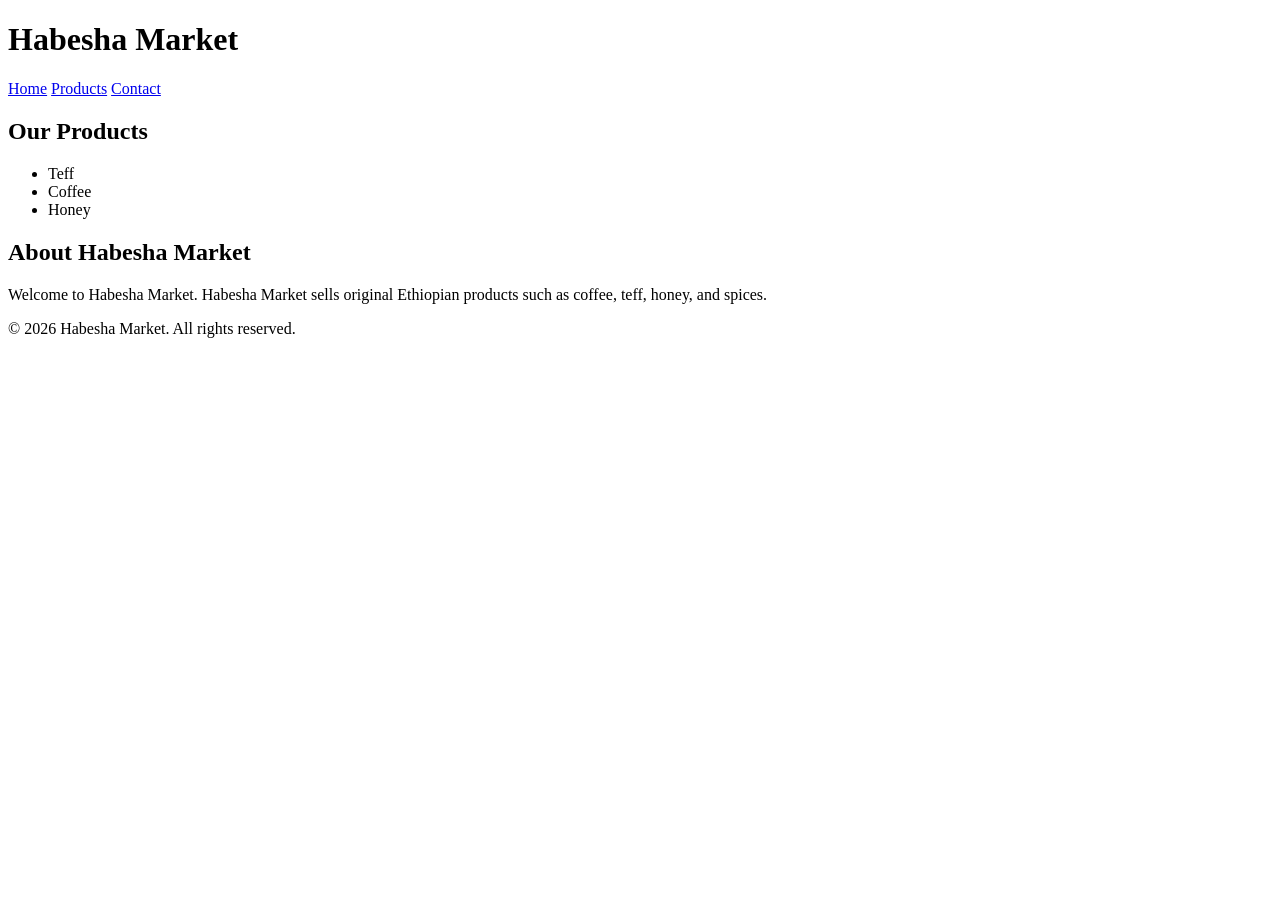
<file: MODULE02/day11/index.html>
<!DOCTYPE html>
<html lang="en">
<head>
    <meta charset="UTF-8">
    <meta name="viewport" content="width=device-width, initial-scale=1.0">
    <title>Habesh Market</title>
</head>
<body>
    <header>
        <h1>Habesha Market</h1>
        <nav>
            <a href="#">Home</a>
            <a href="#">Products</a>
            <a href="#">Contact</a>
        </nav>
    </header>
    <main>
        <section>
            <h2>Our Products</h2>
            <ul>
                <li>Teff</li>
                <li>Coffee</li>
                <li>Honey</li>
            </ul>
        </section>
        <article>
            <h2>About Habesha Market</h2>
            <p>Welcome to Habesha Market. Habesha Market sells original Ethiopian products such as coffee, teff, honey, and spices.</p>
        </article>
    </main>
    <footer>
        <p>© 2026 Habesha Market. All rights reserved.</p>
    </footer>
</body>
</html>
</file>
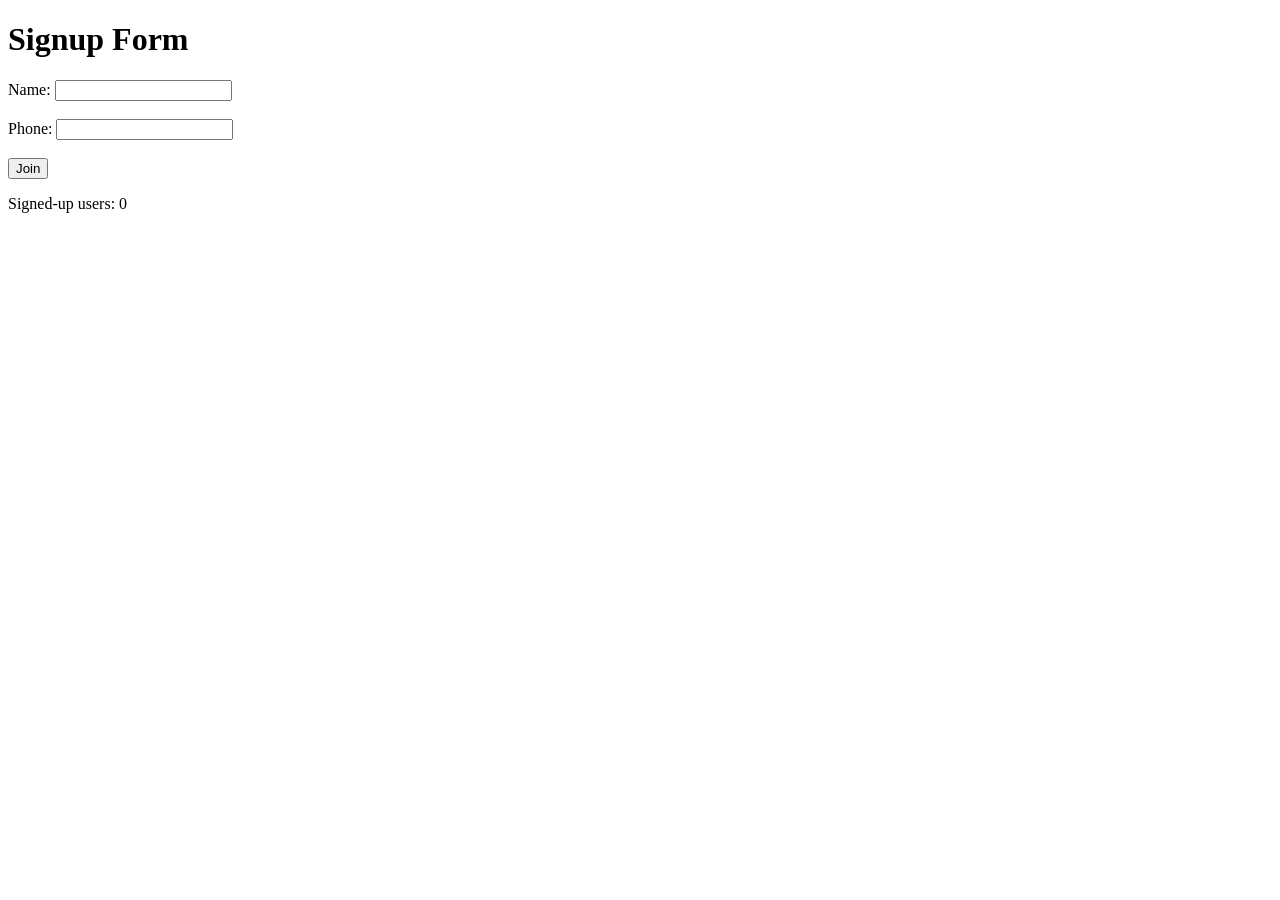
<file: MODULE02/day21/index.html>
<!DOCTYPE html>
<html lang="en">
<head>
    <meta charset="UTF-8">
    <meta name="viewport" content="width=device-width, initial-scale=1.0">
    <title>Signup Form</title>
</head>
<body>

    <h1>Signup Form</h1>

    <form id="signup">

        <label for="name">Name:</label>
        <input type="text" id="name">

        <br><br>

        <label for="phone">Phone:</label>
        <input type="text" id="phone">

        <br><br>

        <button type="submit">Join</button>

    </form>

    <p id="error"></p>

    <p id="count"></p>

    <script src="app.js"></script>

</body>
</html>
</file>
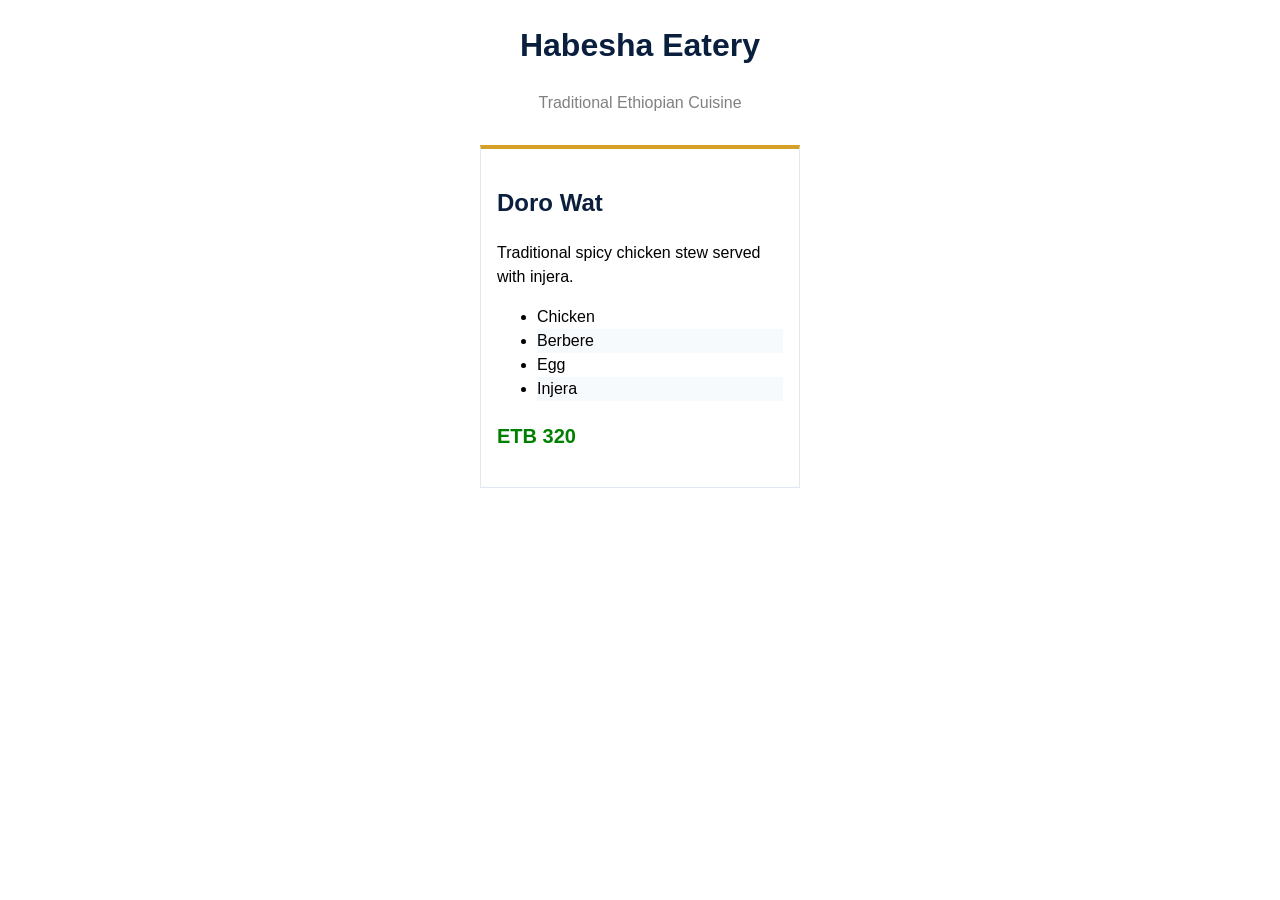
<file: MODULE02/day13/exercise/index.html>
<!DOCTYPE html>
<html lang="en">
<head>
    <meta charset="UTF-8">
    <meta name="viewport" content="width=device-width, initial-scale=1.0">
    <title>Habesha Eatery</title>
    <link rel="stylesheet" href="styles.css">
</head>

<body>

    <header>
        <h1>Habesha Eatery</h1>
        <p>Traditional Ethiopian Cuisine</p>
    </header>

    <main>

        <section class="menu-card">

            <h2>Doro Wat</h2>

            <p class="description">
                Traditional spicy chicken stew served with injera.
            </p>

            <ul class="ingredients">
                <li>Chicken</li>
                <li>Berbere</li>
                <li>Egg</li>
                <li>Injera</li>
            </ul>

            <p class="price">320</p>

        </section>

    </main>

</body>
</html>
</file>
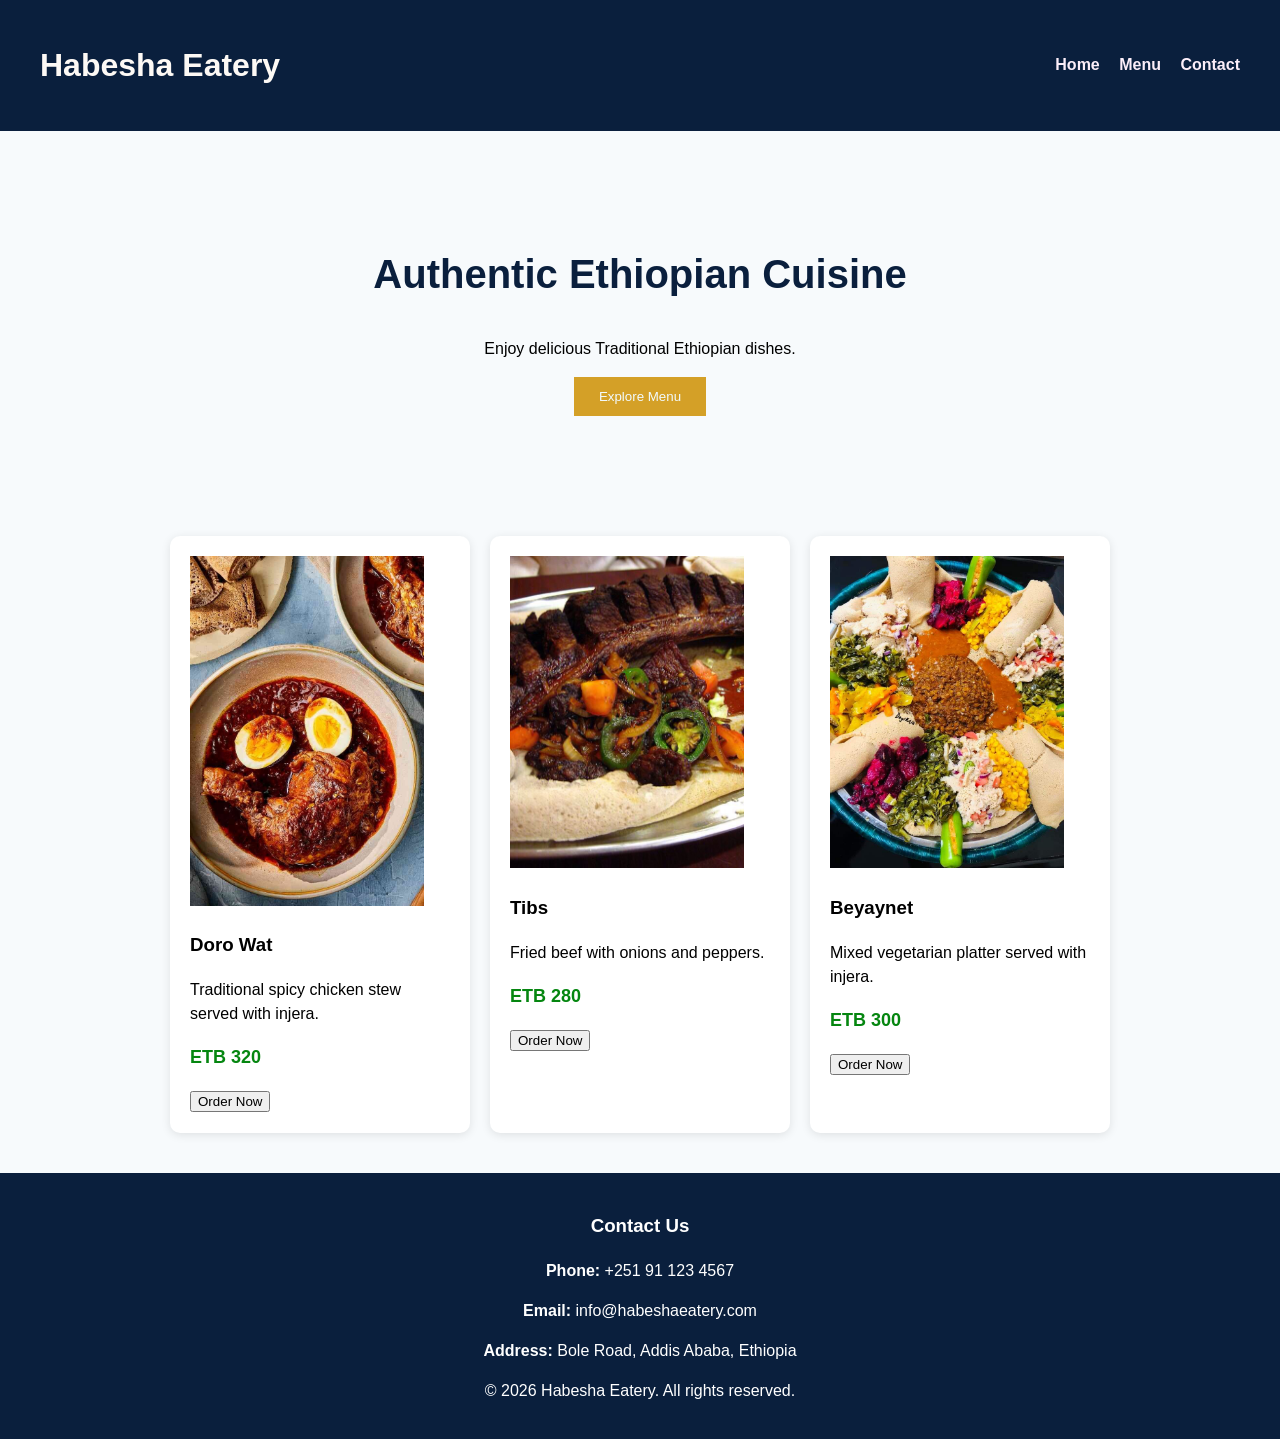
<file: MODULE02/day13/project/index.html>
<!DOCTYPE html>
<html lang="en">
<head>
    <meta charset="UTF-8">
    <meta name="viewport" content="width=device-width, initial-scale=1.0">
    <title>Habesha Eatery</title>
    <link rel="stylesheet" href="styles.css">
</head>
<body>
<header>
<h1>Habesha Eatery</h1>
<nav>
    <a href="#Home">Home</a>
    <a href="#menu">Menu</a>
    <a href="#Contant">Contact</a>
</nav>
</header>

<main>
<section class="hero" id="Home">
    <h2>Authentic Ethiopian Cuisine</h2>
    <p>
        Enjoy delicious Traditional Ethiopian dishes.
    </p>
<button>Explore Menu</button>
</section>

<section class="menu" id="menu">
    <div class="card">
        <img src="assets/doro-wat (2).jpg" alt="Doro Wat">
        <h3>Doro Wat</h3>
        <p>
        Traditional spicy chicken stew served with injera.
        </p>
        <p class="price">320</p>
        <button>Order Now</button>
    </div>
    <div class="card">
        <img src="assets/Tibs.jpg" alt="Tibs">
        <h3>Tibs</h3>
        <p>Fried beef with onions and peppers.</p>
        <p class="price">280</p>
        <button>Order Now</button>
    </div>
    <div class="card">
       <img src="assets/beyaynet.jpg" alt="Beyaynet">
       <h3>Beyaynet</h3>
       <p>Mixed vegetarian platter served with injera.</p>
       <p class="price">300</p>
       <button>Order Now</button>
    </div>
</section>
<footer>
    <div class="footer-info" id="Contant">
        <h3>Contact Us</h3>
        <p><strong>Phone:</strong> +251 91 123 4567</p>
        <p><strong>Email:</strong> info@habeshaeatery.com</p>
        <p><strong>Address:</strong> Bole Road, Addis Ababa, Ethiopia</p>
    </div>

    <p>&copy; 2026 Habesha Eatery. All rights reserved.</p>
</footer>
</file>
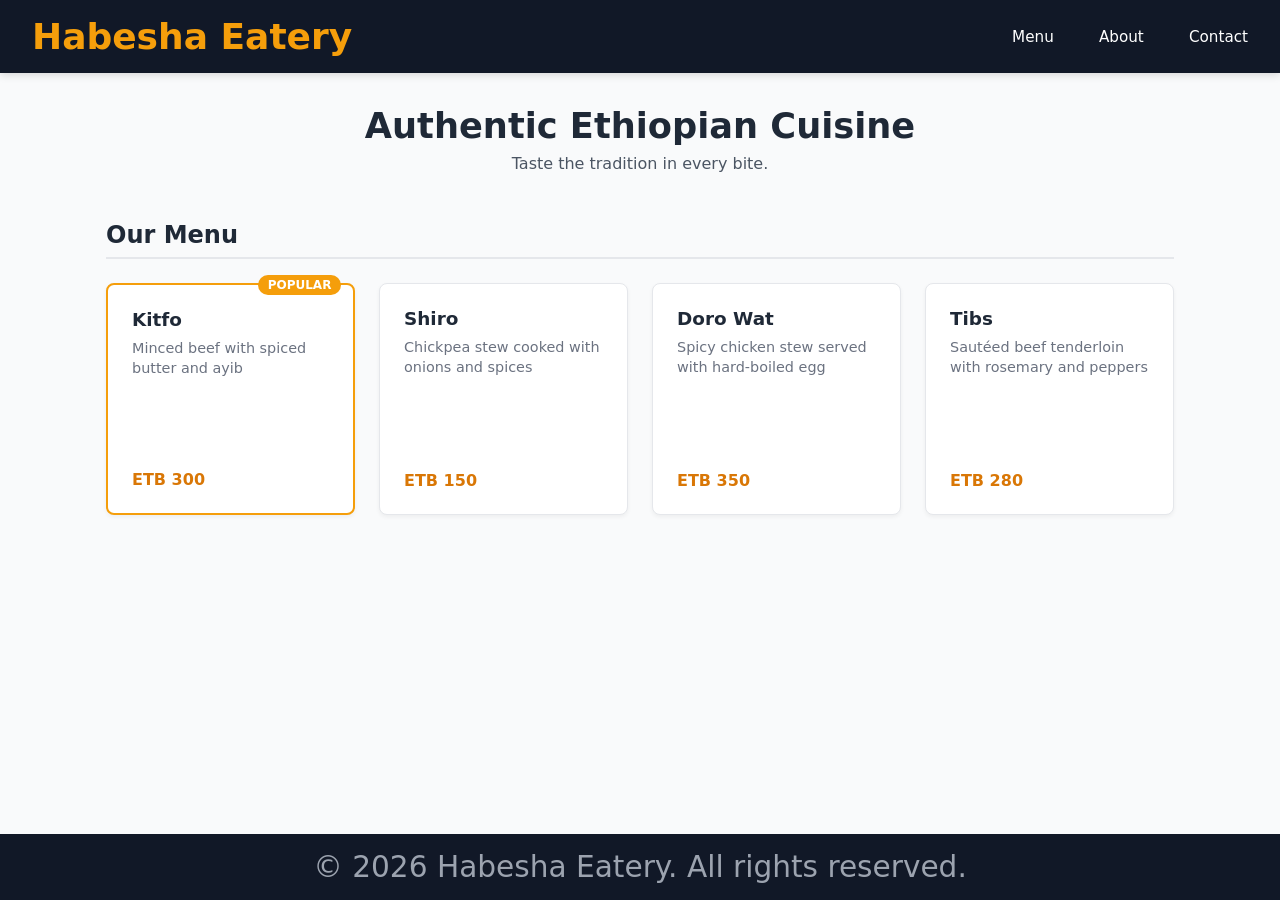
<file: MODULE02/day14/exercise/index.html>
<!DOCTYPE html>
<html lang="en">
<head>
  <meta charset="UTF-8" />
  <meta name="viewport" content="width=device-width, initial-scale=1.0" />
  <title>Habesha Eatery</title>
  <link rel="stylesheet" href="style.css" />
</head>
<body>

  <!-- Sticky Navbar -->
  <header class="navbar">
    <div class="logo">Habesha Eatery</div>
    <nav class="nav-links">
      <a href="#menu">Menu</a>
      <a href="#about">About</a>
      <a href="#contact">Contact</a>
    </nav>
  </header>

  <!-- Main Content -->
  <main class="container">
    <section class="hero">
      <h1>Authentic Ethiopian Cuisine</h1>
      <p>Taste the tradition in every bite.</p>
    </section>

    <!-- Menu Grid -->
    <section id="menu" class="menu-section">
      <h2>Our Menu</h2>
      <div class="menu-grid">

        <!-- Card 1 (Popular) -->
        <div class="card popular">
          <span class="badge">Popular</span>
          <div class="card-content">
            <h3>Kitfo</h3>
            <p>Minced beef with spiced butter and ayib</p>
          </div>
          <h4 class="price">ETB 300</h4>
        </div>

        <!-- Card 2 -->
        <div class="card">
          <div class="card-content">
            <h3>Shiro</h3>
            <p>Chickpea stew cooked with onions and spices</p>
          </div>
          <h4 class="price">ETB 150</h4>
        </div>

        <!-- Card 3 -->
        <div class="card">
          <div class="card-content">
            <h3>Doro Wat</h3>
            <p>Spicy chicken stew served with hard-boiled egg</p>
          </div>
          <h4 class="price">ETB 350</h4>
        </div>

        <!-- Card 4 -->
        <div class="card">
          <div class="card-content">
            <h3>Tibs</h3>
            <p>Sautéed beef tenderloin with rosemary and peppers</p>
          </div>
          <h4 class="price">ETB 280</h4>
        </div>

      </div>
    </section>
  </main>

  <!-- Footer -->
  <footer class="footer">
    <p>&copy; 2026 Habesha Eatery. All rights reserved.</p>
  </footer>

</body>
</html>
</file>
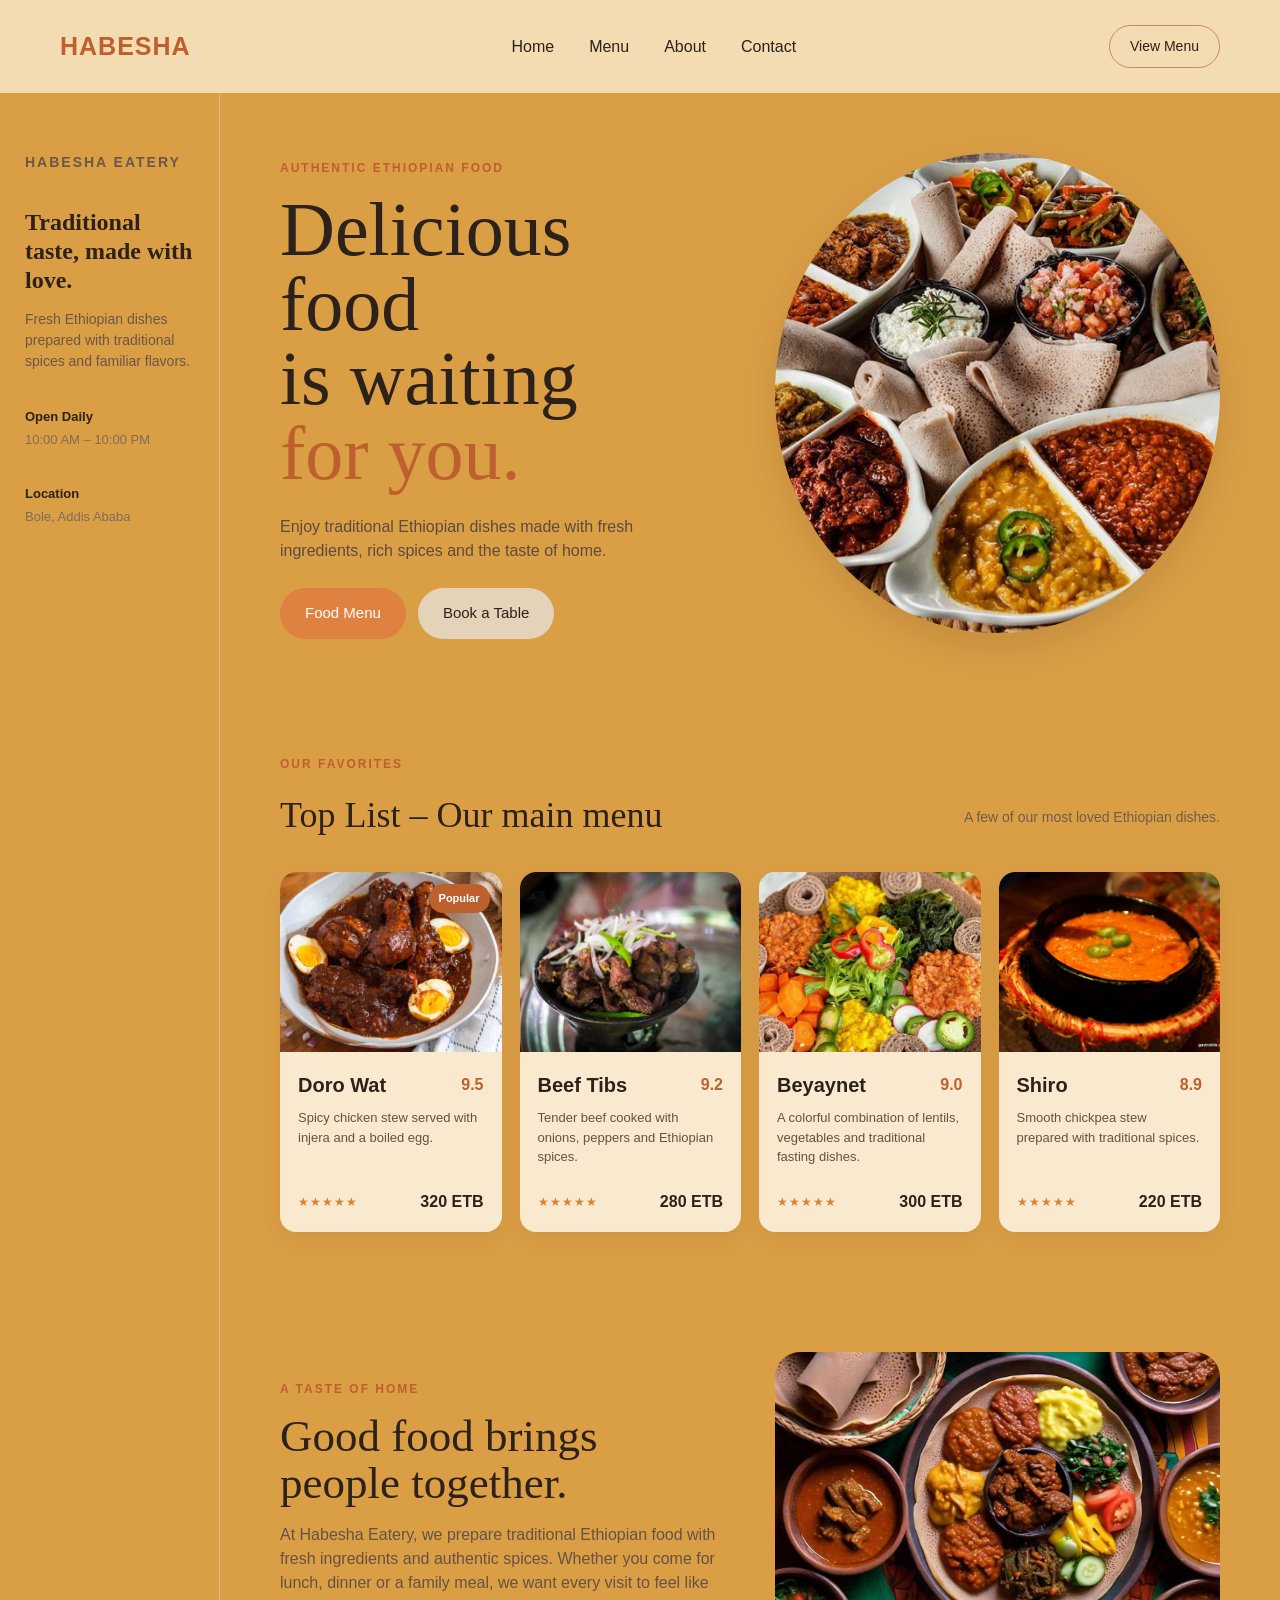
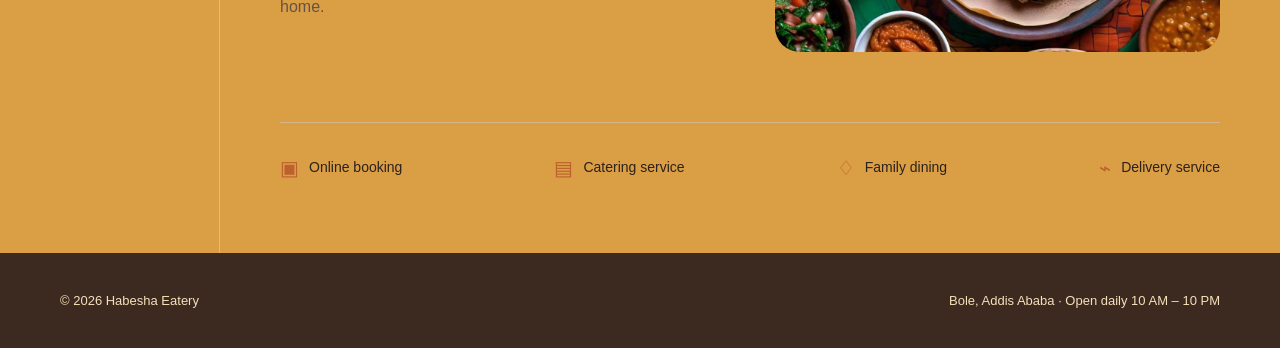
<file: MODULE02/day14/project/index.html>
<!DOCTYPE html>
<html lang="en">
<head>
  <meta charset="UTF-8">

  <meta name="viewport" content="width=device-width, initial-scale=1.0">

  <title>Habesha Eatery | Ethiopian Food</title>

  <meta
    name="description"
    content="Habesha Eatery serves delicious traditional Ethiopian food in Addis Ababa."
  >

  <link rel="stylesheet" href="style.css">
</head>

<body>

  <div class="app">

    <!-- HEADER -->
    <header class="header">

      <nav class="navbar">

        <a href="#" class="logo">HABESHA<span>.</span></a>

        <div class="nav-links">
          <a href="#home">Home</a>
          <a href="#menu">Menu</a>
          <a href="#about">About</a>
          <a href="#contact">Contact</a>
        </div>

        <a href="#menu" class="nav-button">View Menu</a>

      </nav>

    </header>


    <!-- SIDEBAR -->
    <aside class="sidebar">

      <p class="side-label">HABESHA EATERY</p>

      <h2>Traditional taste, made with love.</h2>

      <p>
        Fresh Ethiopian dishes prepared with traditional spices
        and familiar flavors.
      </p>

      <div class="side-info">
        <strong>Open Daily</strong>
        <span>10:00 AM – 10:00 PM</span>
      </div>

      <div class="side-info">
        <strong>Location</strong>
        <span>Bole, Addis Ababa</span>
      </div>

    </aside>


    <!-- MAIN -->
    <main class="main" id="home">

      <!-- HERO -->
      <section class="hero">

        <div class="hero-text">

          <p class="eyebrow">
            AUTHENTIC ETHIOPIAN FOOD
          </p>

          <h1>
            Delicious food
            <br>
            is waiting
            <br>
            <em>for you.</em>
          </h1>

          <p class="hero-description">
            Enjoy traditional Ethiopian dishes made with fresh
            ingredients, rich spices and the taste of home.
          </p>

          <div class="hero-buttons">

            <a href="#menu" class="primary-button">
              Food Menu
            </a>

            <a href="#contact" class="secondary-button">
              Book a Table
            </a>

          </div>

        </div>


        <div class="hero-image">

          <img
            src="images/hero-food.png"
            alt="Traditional Ethiopian food served on a large plate"
            width="800"
            height="600"
            loading="lazy"
          >

        </div>

      </section>


      <!-- MENU -->
      <section class="menu-section" id="menu">

        <div class="section-heading">

          <div>
            <p class="eyebrow">OUR FAVORITES</p>

            <h2>Top List – Our main menu</h2>
          </div>

          <p class="section-description">
            A few of our most loved Ethiopian dishes.
          </p>

        </div>


        <div class="cards">


          <!-- CARD 1 -->
          <article class="card popular">

            <span class="badge">Popular</span>

            <img
              src="images/doro wet.jpg"
              alt="Doro Wat served with injera"
              width="500"
              height="350"
              loading="lazy"
            >

            <div class="card-body">

              <div class="card-title">

                <h3>Doro Wat</h3>

                <span class="rating">9.5</span>

              </div>

              <p>
                Spicy chicken stew served with injera and a boiled egg.
              </p>

              <div class="card-bottom">

                <span class="stars">★★★★★</span>

                <strong>320 ETB</strong>

              </div>

            </div>

          </article>


          <!-- CARD 2 -->
          <article class="card">

            <img
              src="images/tibs.png"
              alt="Ethiopian beef tibs served with vegetables"
              width="500"
              height="350"
              loading="lazy"
            >

            <div class="card-body">

              <div class="card-title">

                <h3>Beef Tibs</h3>

                <span class="rating">9.2</span>

              </div>

              <p>
                Tender beef cooked with onions, peppers and Ethiopian spices.
              </p>

              <div class="card-bottom">

                <span class="stars">★★★★★</span>

                <strong>280 ETB</strong>

              </div>

            </div>

          </article>


          <!-- CARD 3 -->
          <article class="card">

            <img
              src="images/beyayent.png"
              alt="Colorful Ethiopian vegetarian platter with injera"
              width="500"
              height="350"
              loading="lazy"
            >

            <div class="card-body">

              <div class="card-title">

                <h3>Beyaynet</h3>

                <span class="rating">9.0</span>

              </div>

              <p>
                A colorful combination of lentils, vegetables and
                traditional fasting dishes.
              </p>

              <div class="card-bottom">

                <span class="stars">★★★★★</span>

                <strong>300 ETB</strong>

              </div>

            </div>

          </article>


          <!-- CARD 4 -->
          <article class="card">

            <img
              src="images/shiro.png"
              alt="Traditional Ethiopian shiro stew"
              width="500"
              height="350"
              loading="lazy"
            >

            <div class="card-body">

              <div class="card-title">

                <h3>Shiro</h3>

                <span class="rating">8.9</span>

              </div>

              <p>
                Smooth chickpea stew prepared with traditional spices.
              </p>

              <div class="card-bottom">

                <span class="stars">★★★★★</span>

                <strong>220 ETB</strong>

              </div>

            </div>

          </article>

        </div>

      </section>


      <!-- FEATURE SECTION -->
      <section class="feature" id="about">

        <div class="feature-text">

          <p class="eyebrow">A TASTE OF HOME</p>

          <h2>
            Good food brings
            <br>
            people together.
          </h2>

          <p>
            At Habesha Eatery, we prepare traditional Ethiopian food
            with fresh ingredients and authentic spices. Whether you
            come for lunch, dinner or a family meal, we want every
            visit to feel like home.
          </p>

        </div>


        <div class="feature-image">

          <img
            src="images/ethopian food.png"
            alt="Ethiopian injera served with traditional food"
            width="600"
            height="400"
            loading="lazy"
          >

        </div>

      </section>


      <!-- SERVICES -->
      <section class="services">

        <div class="service">
          <span class="service-icon">▣</span>
          <span>Online booking</span>
        </div>

        <div class="service">
          <span class="service-icon">▤</span>
          <span>Catering service</span>
        </div>

        <div class="service">
          <span class="service-icon">♢</span>
          <span>Family dining</span>
        </div>

        <div class="service">
          <span class="service-icon">⌁</span>
          <span>Delivery service</span>
        </div>

      </section>

    </main>


    <!-- FOOTER -->
    <footer class="footer" id="contact">

      <p>© 2026 Habesha Eatery</p>

      <p>Bole, Addis Ababa · Open daily 10 AM – 10 PM</p>

    </footer>

  </div>

</body>
</html>
</file>
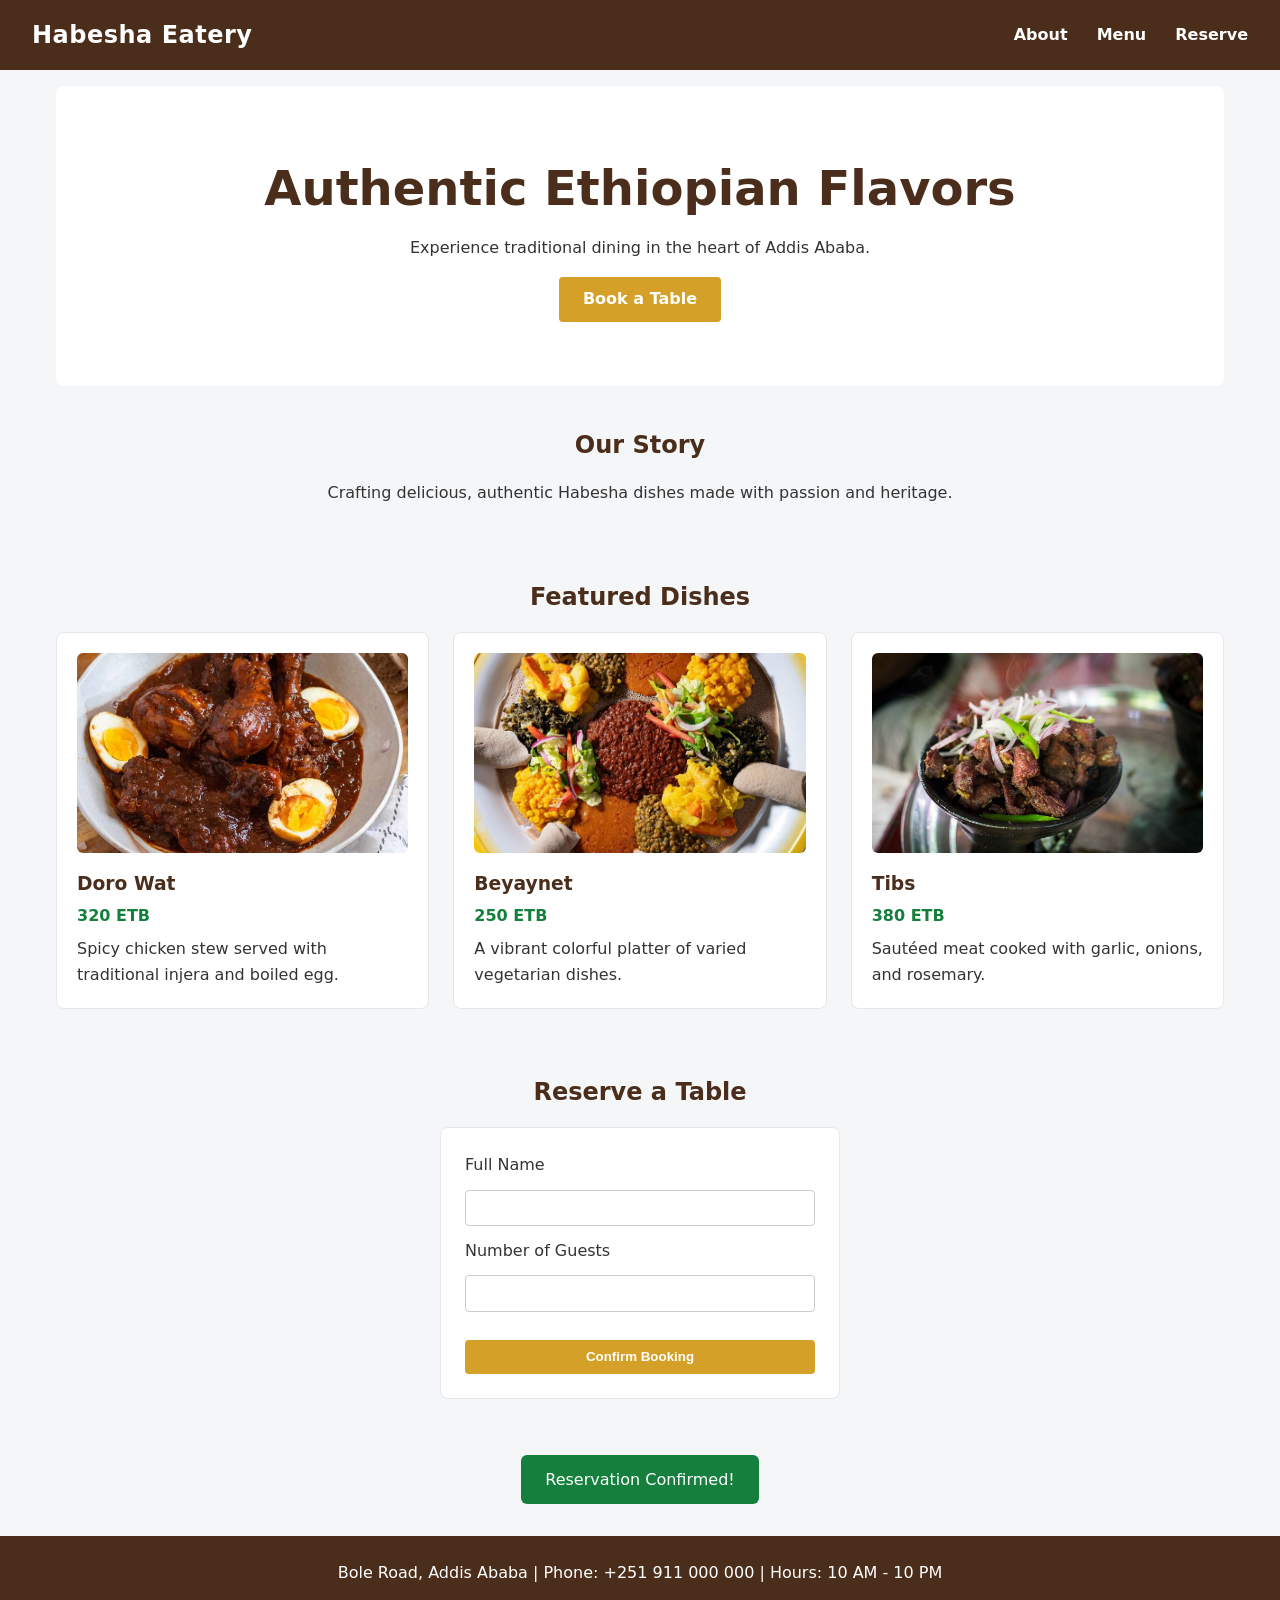
<file: MODULE02/day15/project/index.html>
<!DOCTYPE html>
<html lang="en">
<head>
  <meta charset="UTF-8">
  
  <meta name="viewport" content="width=device-width, initial-scale=1.0">
  <title>Habesha Eatery</title>
  <link rel="stylesheet" href="style.css">
</head>
<body>
  <header class="navbar">
    <div class="logo">Habesha Eatery</div>
    <nav class="nav-links">
      <a href="#about">About</a>
      <a href="#menu">Menu</a>
      <a href="#reserve">Reserve</a>
    </nav>
  </header>

  
  <main class="container">
    
   
    <section class="hero">
      <h1 class="hero-title">Authentic Ethiopian Flavors</h1>
      <p>Experience traditional dining in the heart of Addis Ababa.</p>
      <a href="#reserve" class="btn">Book a Table</a>
    </section>

    
    <section id="about" class="about">
      <h2>Our Story</h2>
      <p>Crafting delicious, authentic Habesha dishes made with passion and heritage.</p>
    </section>

    
    <section id="menu" class="menu-container">
      <h2>Featured Dishes</h2>
      <div class="menu-grid">
        <article class="menu-card">
          <img src="image/doro wet (2).jpg" alt="Doro Wat">
          <h3>Doro Wat</h3>
          <p class="price">320 ETB</p>    
          <p>Spicy chicken stew served with traditional injera and boiled egg.</p>
        </article>

        <article class="menu-card">
          <img src="image/beyaynet.jpg" alt="Beyaynet">
          <h3>Beyaynet</h3>
          <p class="price">250 ETB</p>
          <p>A vibrant colorful platter of varied vegetarian dishes.</p>
        </article>

        <article class="menu-card">
          <img src="image/tibs.png" alt="Tibs">
          <h3>Tibs</h3>
          <p class="price">380 ETB</p>
          <p>Sautéed meat cooked with garlic, onions, and rosemary.</p>
        </article>
      </div>
    </section>

    
    <section id="reserve" class="reservation">
      <h2>Reserve a Table</h2>
      <form class="reservation-form">
        <label for="name">Full Name</label>
        <input type="text" id="name" name="name" required>

        <label for="guests">Number of Guests</label>
        <input type="number" id="guests" name="guests" min="1" max="10" required>

        <button type="submit" class="btn">Confirm Booking</button>
      </form>
    </section>

    
    <div class="toast">Reservation Confirmed!</div>
  </main>

 
  <footer>
    <p>Bole Road, Addis Ababa | Phone: +251 911 000 000 | Hours: 10 AM - 10 PM</p>
  </footer>

</body>
</html>
</file>
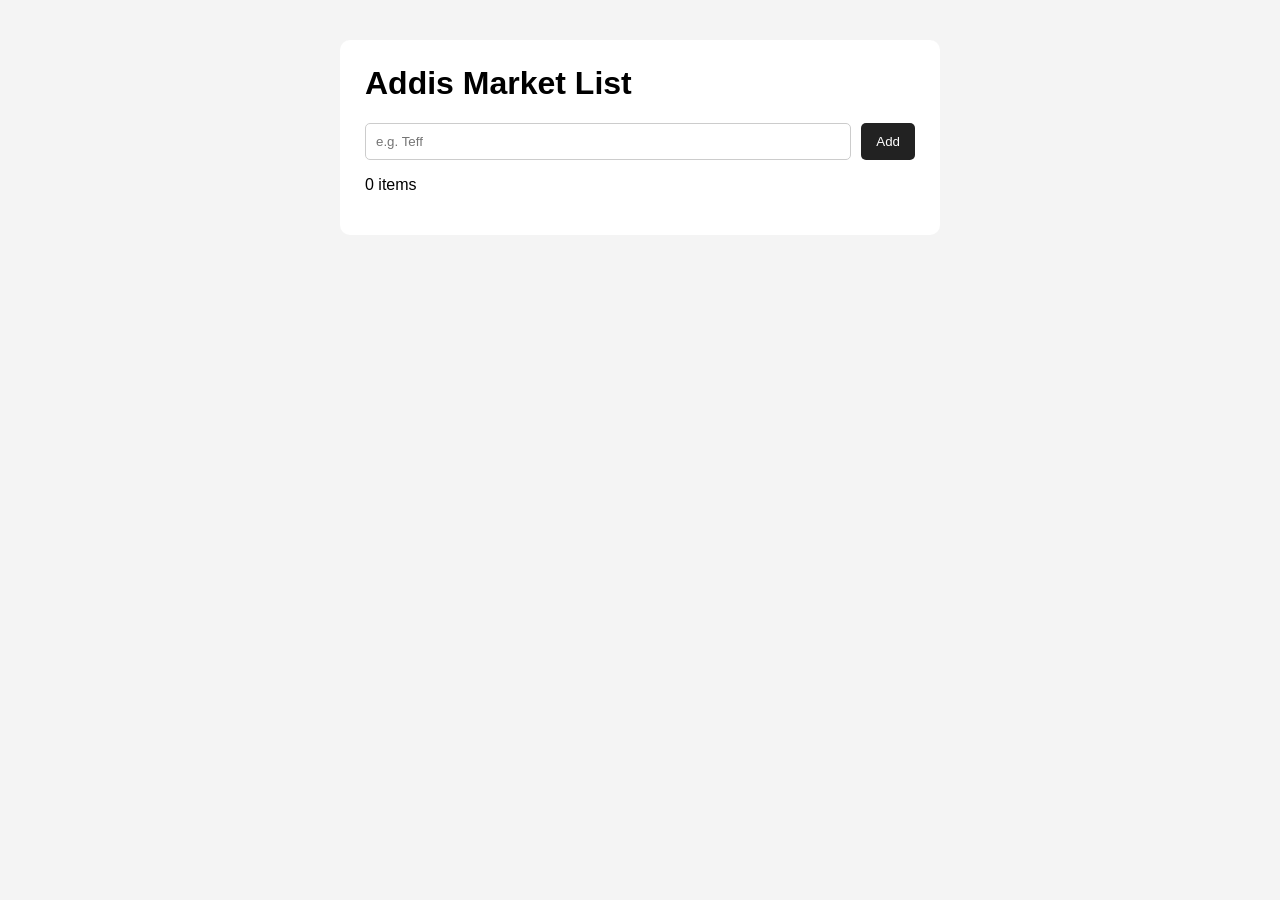
<file: MODULE02/day19/Addis market/index.html>
<!DOCTYPE html>
<html lang="en">
<head>
    <meta charset="UTF-8">
    <meta name="viewport" content="width=device-width, initial-scale=1.0">
    <title>Addis Market List</title>
    <link rel="stylesheet" href="styles.css">
</head>
<body>
    <main class="container">
        <h1>Addis Market List</h1>

        <form id="add-form">
            <input id="name" type="text" placeholder="e.g. Teff">
            <button type="submit">Add</button>
        </form>

        <p id="count">0 items</p>

        <ul id="list"></ul>
    </main>

    <script src="app.js"></script>
</body>
</html>
</file>
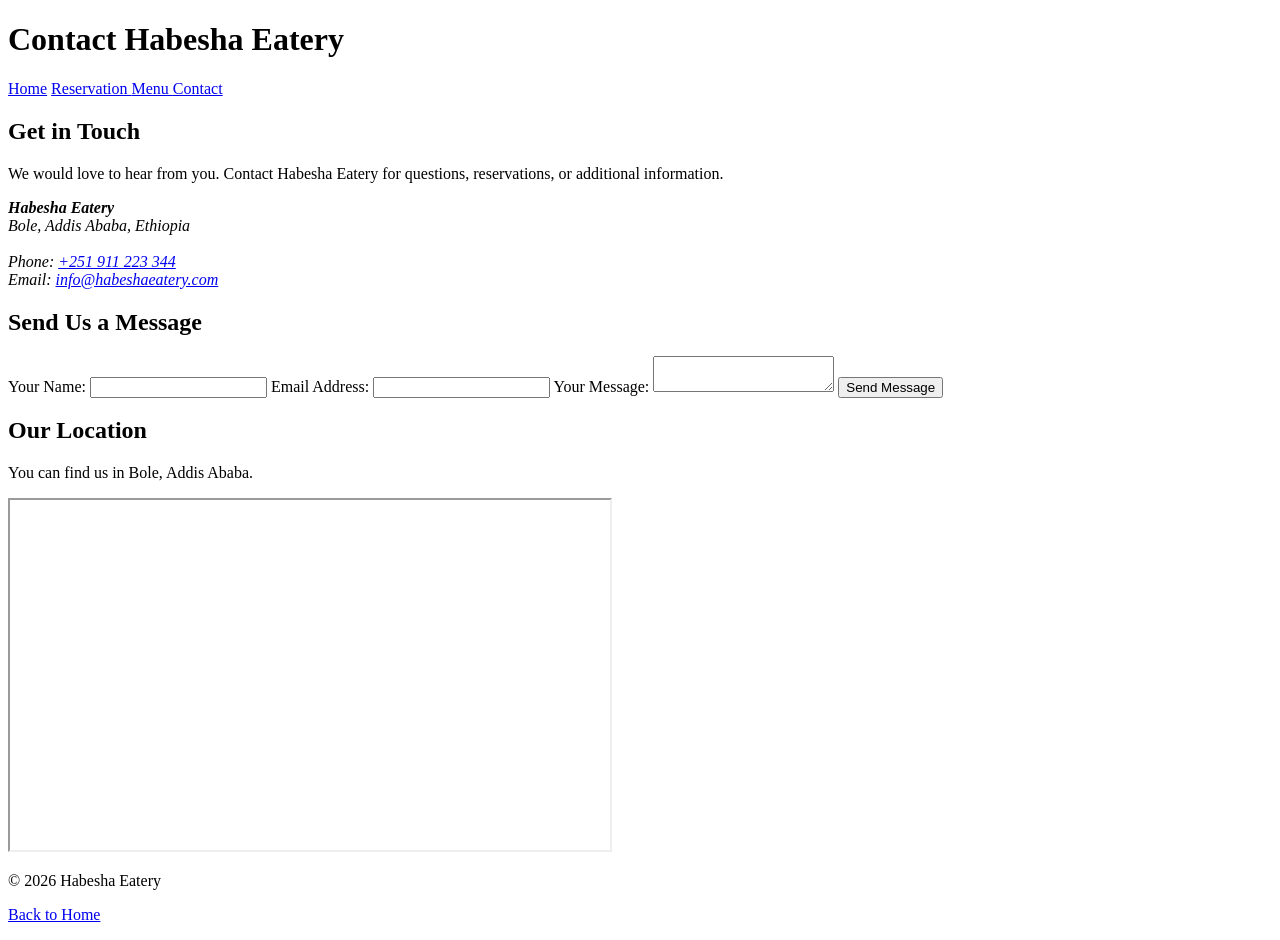
<file: MODULE02/day12/contact.html>
<!DOCTYPE html>
<html lang="en">

<head>

    <meta charset="UTF-8">

    <meta name="viewport" content="width=device-width, initial-scale=1.0">

    <title>Contact Habesha Eatery</title>

    <meta
        name="description"
        content="Contact Habesha Eatery in Addis Ababa for reservations, questions, and restaurant information."
    >


</head>


<body>


    <!-- ================= HEADER ================= -->

    <header>

        <h1>Contact Habesha Eatery</h1>

        <nav aria-label="Contact page navigation">

            <a href="index.html">Home</a>

            <a href="index.html#reservation">
                Reservation
            </a>

            <a href="index.html#menu">
                Menu
            </a>

            <a href="contact.html">
                Contact
            </a>

        </nav>

    </header>


    <!-- ================= MAIN ================= -->

    <main>


        <!-- CONTACT INFORMATION -->

       <section>

            <h2>Get in Touch</h2>

            <p>
                We would love to hear from you. Contact Habesha Eatery
                for questions, reservations, or additional information.
            </p>


            <address>

                <strong>Habesha Eatery</strong><br>

                Bole, Addis Ababa, Ethiopia<br><br>

                Phone:
                <a href="tel:+251911223344">
                    +251 911 223 344
                </a>

                <br>

                Email:
                <a href="mailto:info@habeshaeatery.com">
                    info@habeshaeatery.com
                </a>

            </address>

        </section>


        <!-- CONTACT FORM -->

        <section>

            <h2>Send Us a Message</h2>

            <form action="/contact" method="post">

            <label for="contact-name">
                    Your Name:
                </label>

                <input
                    type="text"
                    id="contact-name"
                    name="name"
                    required
                >


                <label for="contact-email">
                    Email Address:
                </label>

                <input
                    type="email"
                    id="contact-email"
                    name="email"
                    required
                >


                <label for="message">
                    Your Message:
                </label>

                <textarea
                    id="message"
                    name="message"
                    required
                ></textarea>


                <button type="submit">
                    Send Message
                </button>

            </form>

        </section>


        <!-- LOCATION -->

        <section>

            <h2>Our Location</h2>

            <p>
                You can find us in Bole, Addis Ababa.
            </p>

            <iframe
                src="https://www.google.com/maps?q=Bole%20Addis%20Ababa&output=embed"
                title="Map showing Habesha Eatery location in Bole, Addis Ababa"
                loading="lazy"
                width="600"
                height="350"
            ></iframe>

        </section>

    </main>


    <!-- ================= FOOTER ================= -->

    <footer>

        <p>
            &copy; 2026 Habesha Eatery
        </p>

        <p>
            <a href="index.html">
                Back to Home
            </a>
        </p>

    </footer>


</body>
</html>
</file>
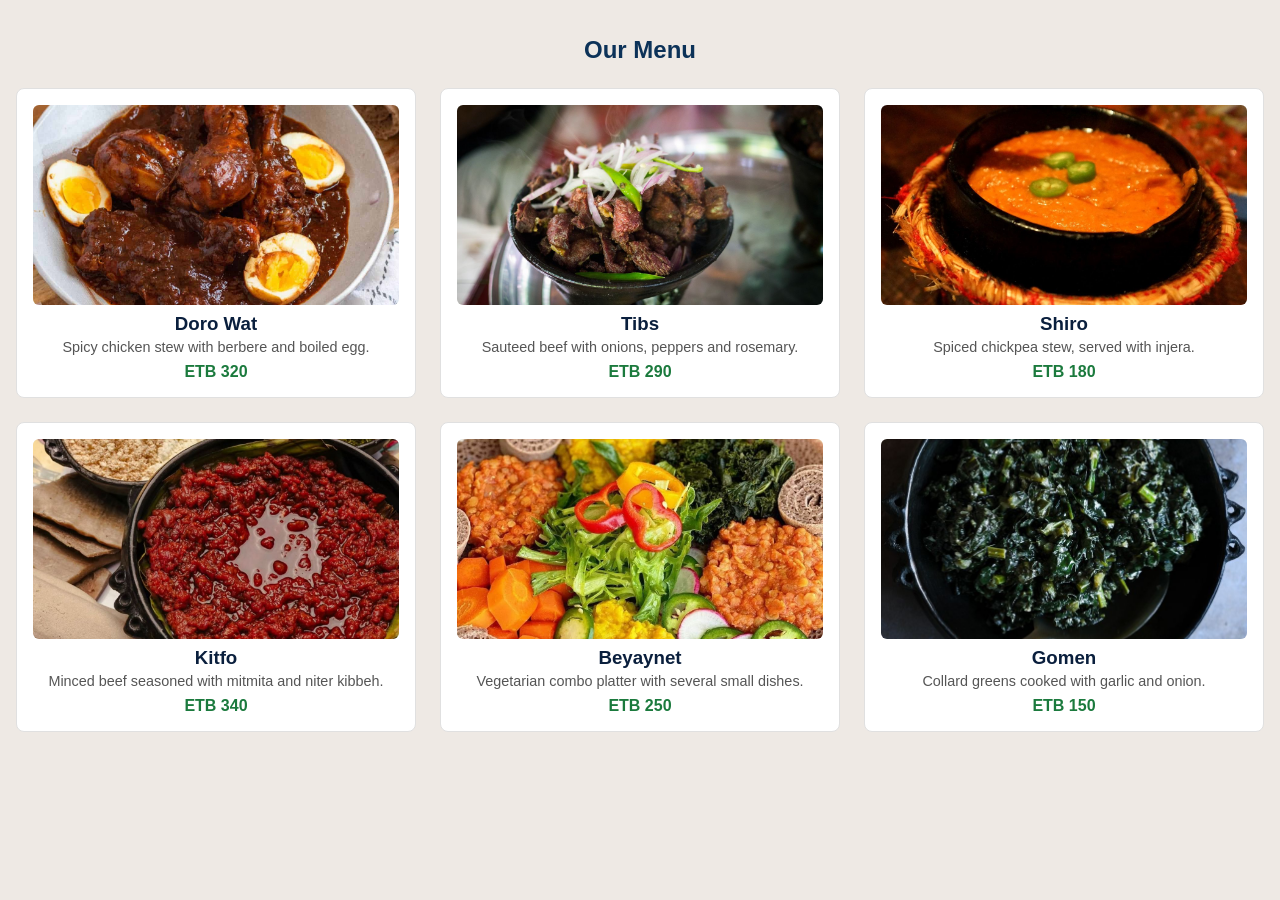
<file: MODULE02/day15/exercise/menu.html>
<!DOCTYPE html>
<html lang="en">
<head>
  <meta charset="UTF-8">
  <meta name="viewport" content="width=device-width, initial-scale=1">
  <title>Habesha Eatery — Menu</title>
  <link rel="stylesheet" href="menu.css">
</head>
<body>

  <section class="menu">
    <h2 class="menu-title">Our Menu</h2>

    <div class="menu-grid">

      <div class="card">
        <img src="Image/doro wet (2).jpg" alt="Doro Wat">
        <h3>Doro Wat</h3>
        <p class="desc">Spicy chicken stew with berbere and boiled egg.</p>
        <p class="price">ETB 320</p>
      </div>

      <div class="card">
        <img src="Image/tibs (2).png" alt="Tibs"
              width="500"
              height="350"
              loading="lazy">
        <h3>Tibs</h3>
        <p class="desc">Sauteed beef with onions, peppers and rosemary.</p>
        <p class="price">ETB 290</p>
      </div>

      <div class="card">
        <img src="Image/shiro (2).png" alt="Shiro">
        <h3>Shiro</h3>
        <p class="desc">Spiced chickpea stew, served with injera.</p>
        <p class="price">ETB 180</p>
      </div>

      <div class="card">
        <img src="Image/kitfo.jpg" alt="Kitfo">
        <h3>Kitfo</h3>
        <p class="desc">Minced beef seasoned with mitmita and niter kibbeh.</p>
        <p class="price">ETB 340</p>
      </div>

      <div class="card">
        <img src="Image/beyayent (2).png" alt="Beyaynet">
        <h3>Beyaynet</h3>
        <p class="desc">Vegetarian combo platter with several small dishes.</p>
        <p class="price">ETB 250</p>
      </div>

      <div class="card">
        <img src="Image/gomen.jpg" alt="Gomen">
        <h3>Gomen</h3>
        <p class="desc">Collard greens cooked with garlic and onion.</p>
        <p class="price">ETB 150</p>
      </div>

    </div>
  </section>

</body>
</html>
</file>
<file: MODULE02/day13/exercise/styles.css>
*,
*::before,
*::after{
    box-sizing: border-box;
}

body{
    font-family: Arial, Helvetica, sans-serif;
    line-height: 1.5;
}

:root{
    --brand:#0A1F3D;
    --gold:#D4A027;
    --card-bg:#FFFFFF;
    --border:#E2E8F0;
}

header{
    text-align:center;
    margin-bottom:30px;
}

header h1{
    color:var(--brand);
}

header p{
    color:gray;
}

.menu-card{
    width:320px;
    margin:20px auto;
    padding:16px;
    background:var(--card-bg);
    border:1px solid var(--border);
    border-top:4px solid var(--gold);
}

.menu-card h2{
    color:var(--brand);
}

.price{
    color:green;
    font-weight:bold;
    font-size:20px;
}

.price::before{
    content:"ETB ";
}

.menu-card:hover{
    border-color:var(--gold);
}

.ingredients li:nth-child(even){
    background:#F7FAFC;
}
</file>
<file: MODULE02/day13/project/styles.css>
*,
*::before,
*::after{
    box-sizing:border-box;
}

:root{
    --brand:#0A1F3D;
    --gold:#D4A027;
    --light:#F7FAFC;
    --white:#FFFFFF;
}

body{
    margin:0;
    font-family:Arial,Helvetica,sans-serif;
    line-height:1.5;
    background:var(--light);
}
header{
    background: var(--brand);
    color:rgb(253, 249, 245);
    padding: 20px 40px;

    display:flex;
    justify-content:space-between;
    align-items:center;
}
nav a{
    color:rgb(252, 238, 249);
    text-decoration:none;
    margin-left:15px;
    font-weight:bold;
}

nav a:hover{
    color:var(--gold);
}
.hero{
    text-align:center;
    padding:80px 20px;
}

.hero h2{
    font-size:40px;
    color:var(--brand);
}

.hero button{
    background:var(--gold);
    color:rgb(242, 250, 253);
    border:none;
    padding:12px 25px;
    cursor:pointer;
}
.menu{
    display:flex;
    justify-content:center;
    gap:20px;
    padding:40px;
}
.card{
    background:white;
    width:300px;
    padding:20px;
    border-radius:10px;
    box-shadow:0 2px 10px rgba(0,0,0,.1);

    transition:.3s;
}
.card:hover{
    transform:translateY(-7px);
}
.card img{
    width: 90%;
    border-radius:0px;
    
}
.price{
    color:#058610;
    font-size:18px;
    font-weight:bold;
}

.price::before{
    content:"ETB ";
}
footer{
    text-align:center;
    background:var(--brand);
    color:white;
    padding:20px;
    footer div {
    margin-bottom: 20px;
    }
    footer p{
        margin: 8px 0;
    }
</file>
<file: MODULE02/day14/exercise/style.css>
/* Reset & Base Styles */
* {
  margin: 0;
  padding: 0;
  box-sizing: border-border-box;
}

body {
  font-family: system-ui, -apple-system, sans-serif;
  background-color: #f9fafb;
  color: #1f2937;
  display: grid;
  grid-template-rows: auto 1fr auto;
  min-height: 100vh;
}

/* Sticky Navbar (Flexbox) */
.navbar {
  position: sticky;
  top: 0;
  z-index: 100;
  background-color: #111827;
  color: #ffffff;
  display: flex;
  justify-content: space-between;
  align-items: center;
  padding: 1rem 2rem;
  box-shadow: 0 2px 8px rgba(0, 0, 0, 0.15);
}

.logo {
  font-size: 2.25rem;
  font-weight: bold;
  color: #f59e0b;
}

.nav-links a {
  color: #ffffff;
  text-decoration: none;
  margin-left: 2.5rem;
  font-size: 0.95rem;
  transition: color 0.2s;
}

.nav-links a:hover {
  color: #f59e0b;
}

/* Page Layout */
.container {
  max-width: 1100px;
  margin: 0 auto;
  padding: 2rem 1rem;
  width: 100%;
  box-sizing: border-box;
}

.hero {
  text-align: center;
  margin-bottom: 3rem;
}

.hero h1 {
  font-size: 2.2rem;
  margin-bottom: 0.5rem;
}

.hero p {
  color: #4b5563;
}

.menu-section h2 {
  margin-bottom: 1.5rem;
  font-size: 1.5rem;
  border-bottom: 2px solid #e5e7eb;
  padding-bottom: 0.5rem;
}

/* Auto-Fit Menu Grid */
.menu-grid {
  display: grid;
  grid-template-columns: repeat(auto-fit, minmax(220px, 1fr));
  gap: 1.5rem;
}

/* Flexbox Cards */
.card {
  position: relative;
  background-color: #ffffff;
  border: 1px solid #e5e7eb;
  border-radius: 8px;
  padding: 1.5rem;
  min-height: 180px;
  display: flex;
  flex-direction: column;
  justify-content: space-between; /* Pushes price to the bottom */
  box-shadow: 0 2px 4px rgba(0, 0, 0, 0.05);
  transition: transform 0.2s, box-shadow 0.2s;
}

.card:hover {
  transform: translateY(-3px);
  box-shadow: 0 6px 12px rgba(0, 0, 0, 0.1);
}

.card-content h3 {
  margin-bottom: 0.5rem;
  font-size: 1.15rem;
}

.card-content p {
  font-size: 0.9rem;
  color: #6b7280;
  line-height: 1.4;
  margin-bottom: 1.5rem;
}

.price {
  font-size: 1rem;
  color: #d97706;
  font-weight: bold;
}

/* Popular Badge (Absolute Positioning) */
.card.popular {
  border: 2px solid #f59e0b;
}

.badge {
  position: absolute;
  top: -10px;
  right: 12px;
  background-color: #f59e0b;
  color: #ffffff;
  font-size: 0.75rem;
  font-weight: bold;
  padding: 0.2rem 0.6rem;
  border-radius: 12px;
  text-transform: uppercase;
}

/* Footer */
.footer {
  background-color: #111827;
  color: #9ca3af;
  text-align: center;
  padding: 1rem;
  font-size: 1.85rem;
}
</file>
<file: MODULE02/day14/project/style.css>
* {
  box-sizing: border-box;
}

html {
  scroll-behavior: smooth;
}

body {
  margin: 0;

  font-family: Arial, sans-serif;

  color: #2c211b;

  background: #da9e45;

  line-height: 1.5;
}

a {
  color: inherit;
  text-decoration: none;
}

img {
  display: block;
  max-width: 100%;
}

.app {
  display: grid;

  grid-template: auto 1fr auto / 220px 1fr;

  grid-template-areas:
    "header header"
    "sidebar main"
    "footer footer";

  min-height: 100vh;
}

.header {
  grid-area: header;

  position: sticky;

  top: 0;

  z-index: 10;

  background: rgba(245 223 185 / 95%);
}

.navbar {
  display: flex;

  align-items: center;

  justify-content: space-between;

  gap: 30px;

  padding: 25px 60px;
}

.logo {
  font-size: 25px;

  font-weight: bold;

  letter-spacing: 1px;

  color: #bd602d;
}

.logo span {
  color: #e7dbd2;
}

.nav-links {
  display: flex;

  align-items: center;

  gap: 35px;
}

.nav-links a {
  font-size: 16px;
}

.nav-links a:hover {
  color: #bd602d;
}

.nav-button {
  padding: 10px 20px;

  border: 1px solid #c98a59;

  border-radius: 25px;

  font-size: 14px;
}

.sidebar {
  grid-area: sidebar;

  padding: 45px 25px;

  border-right: 1px solid #d8bb92;
}

.side-label {
  color: #bd602d;

  font-size: 11px;

  font-weight: bold;

  letter-spacing: 2px;
}

.sidebar h2 {
  margin: 35px 0 15px;

  font-family: Georgia, serif;

  font-size: 24px;

  line-height: 1.2;
}

.sidebar > p {
  font-size: 14px;

  color: #6b5748;
}

.side-info {
  display: flex;

  flex-direction: column;

  gap: 3px;

  margin-top: 35px;

  font-size: 13px;
}

.side-info span {
  color: #806c5b;
}

.main {
  grid-area: main;

  padding: 0 60px 40px;

  max-width: 1400px;
}

.hero {
  display: flex;

  align-items: center;

  justify-content: space-between;

  gap: 50px;

  min-height: 600px;
}

.hero-text {
  flex: 1;

  max-width: 550px;
}

.eyebrow {
  margin-bottom: 15px;

  color: #bd602d;

  font-size: 12px;

  font-weight: bold;

  letter-spacing: 2px;
}

.hero h1 {
  margin: 0;

  font-family: Georgia, serif;

  font-size: clamp(48px, 6vw, 76px);

  font-weight: normal;

  line-height: 0.98;
}

.hero h1 em {
  color: #bd602d;

  font-style: normal;
}

.hero-description {
  max-width: 430px;

  margin: 25px 0;

  color: #5e4b3e;

  font-size: 16px;
}

.hero-buttons {
  display: flex;

  gap: 12px;

  align-items: center;
}

.primary-button,
.secondary-button {
  padding: 14px 25px;

  border-radius: 30px;

  font-size: 15px;
}

.primary-button {
  background: #df8140;

  color: white;
}

.secondary-button {
  background: #e4d3b9;
}

.primary-button:hover {
  background: #c9682d;
}

.hero-image {
  flex: 1;

  max-width: 530px;
}

.hero-image img {
  width: 100%;

  height: 480px;

  object-fit: cover;

  border-radius: 50%;

  box-shadow: 0 15px 35px rgba(75 47 27 / 15%);
}

.menu-section {
  padding: 50px 0;
}

.section-heading {
  display: flex;

  align-items: end;

  justify-content: space-between;

  gap: 30px;
}

.section-heading h2 {
  margin: 0;

  font-family: Georgia, serif;

  font-size: 36px;

  font-weight: normal;
}

.section-description {
  max-width: 280px;

  color: #715d4d;

  font-size: 14px;
}

.cards {
  display: grid;

  gap: 18px;

  grid-template-columns:
    repeat(auto-fit, minmax(220px, 1fr));

  margin-top: 30px;
}

.card {
  position: relative;

  display: flex;

  flex-direction: column;

  background: #f9e9ce;

  border-radius: 16px;

  overflow: hidden;

  box-shadow: 0 8px 20px rgba(77 48 25 / 8%);
}

.card > img {
  width: 100%;

  height: 180px;

  object-fit: cover;
}

.card-body {
  display: flex;

  flex-direction: column;

  flex: 1;

  padding: 18px;
}

.card-title {
  display: flex;

  align-items: center;

  justify-content: space-between;

  gap: 10px;
}

.card h3 {
  margin: 0;

  font-size: 20px;
}

.card-body p {
  margin: 8px 0;

  color: #665244;

  font-size: 13px;
}

.rating {
  color: #bd602d;

  font-weight: bold;
}

.card-bottom {
  display: flex;

  align-items: center;

  justify-content: space-between;

  margin-top: auto;

  padding-top: 15px;
}

.stars {
  color: #d98235;

  letter-spacing: 1px;

  font-size: 12px;
}

.badge {
  position: absolute;

  top: 12px;

  right: 12px;

  padding: 6px 10px;

  background: #bd602d;

  color: white;

  border-radius: 20px;

  font-size: 11px;

  font-weight: bold;
}

.feature {
  display: flex;

  align-items: center;

  justify-content: space-between;

  gap: 50px;

  padding: 70px 0;
}

.feature-text {
  flex: 1;

  max-width: 550px;
}

.feature h2 {
  margin: 0;

  font-family: Georgia, serif;

  font-size: 45px;

  font-weight: normal;

  line-height: 1.05;
}

.feature-text > p:last-child {
  max-width: 500px;

  color: #665244;
}

.feature-image {
  flex: 1;

  max-width: 500px;
}

.feature-image img {
  width: 100%;

  height: 300px;

  object-fit: cover;

  border-radius: 25px;
}

.services {
  display: flex;

  justify-content: space-between;

  gap: 20px;

  padding: 30px 0;

  border-top: 1px solid #d5b58b;
}

.service {
  display: flex;

  align-items: center;

  gap: 10px;

  font-size: 14px;
}

.service-icon {
  font-size: 20px;

  color: #bd602d;
}

.footer {
  grid-area: footer;

  display: flex;

  align-items: center;

  justify-content: space-between;

  padding: 25px 60px;

  background: #3c2a20;

  color: #f5dfb9;

  font-size: 13px;
}
</file>
<file: MODULE02/day15/project/style.css>
/* --- Base Reset & CSS Variables --- */
:root {
  --primary: #4A2E1B; /* Rich Coffee Brown Header */
  --gold: #D4A027;
  --bg-light: #F4F6F8;
  --text: #333333;
}

* {
  box-sizing: border-box;
  margin: 0;
  padding: 0;
}

body {
  font-family: system-ui, -apple-system, sans-serif;
  line-height: 1.6;
  color: var(--text);
  background-color: var(--bg-light);
  overflow-x: hidden; /* Prevents side-scrolling overflow */
}

/* Central layout wrapper */
.container {
  max-width: 1200px;
  margin: 0 auto;
  padding: 0 1rem;
}

/* --- Sticky Navbar --- */
.navbar {
  position: sticky;
  top: 0;
  background-color: var(--primary);
  color: #ffffff;
  display: flex;
  justify-content: space-between;
  align-items: center;
  padding: 1rem 2rem;
  z-index: 1000;
}

/* Bold Title Header */
.logo {
  font-size: 1.5rem;
  font-weight: 800; /* Extra bold */
  letter-spacing: 0.5px;
  color: #ffffff;
}

.nav-links a {
  color: #ffffff;
  text-decoration: none;
  font-weight: 600;
  margin-left: 1.5rem;
  transition: color 200ms ease;
}

.nav-links a:hover {
  color: var(--gold);
}

/* --- Hero Section & Fluid Typography --- */
.hero {
  text-align: center;
  padding: 4rem 1rem;
  background: #ffffff;
  border-radius: 8px;
  margin-top: 1rem;
}

.hero-title {
  font-size: clamp(1.5rem, 5vw, 3rem);
  color: var(--primary);
  margin-bottom: 0.5rem;
}

.about {
  text-align: center;
  padding: 2.5rem 1rem;
}

.about h2, .menu-container h2, .reservation h2 {
  color: var(--primary);
  margin-bottom: 1rem;
  text-align: center;
}

/* --- Mobile-First Menu Layout --- */
.menu-container {
  margin: 2rem auto;
}

/* Base Mobile Layout (1 Column) */
.menu-grid {
  display: grid;
  grid-template-columns: 1fr;
  gap: 1.5rem;
}

/* Tablet Breakpoint (2 Columns) */
@media (min-width: 768px) {
  .menu-grid {
    grid-template-columns: repeat(2, 1fr);
  }
}

/* Desktop Breakpoint (3 Columns) */
@media (min-width: 1024px) {
  .menu-grid {
    grid-template-columns: repeat(3, 1fr);
  }
}

/* --- Menu Card & Image Sizing --- */
.menu-card {
  background: #ffffff;
  padding: 1.25rem;
  border-radius: 8px;
  border: 1px solid #e5e7eb;
  transition: transform 200ms ease, box-shadow 200ms ease;
  display: flex;
  flex-direction: column;
}

/* Dish image responsive sizing */
.menu-card img {
  width: 100%;
  height: 200px;
  object-fit: cover; /* Crops image neatly without stretching */
  border-radius: 6px;
  margin-bottom: 1rem;
}

.menu-card h3 {
  color: var(--primary);
}

.menu-card:hover {
  transform: translateY(-4px) scale(1.02);
  box-shadow: 0 10px 15px -3px rgba(0, 0, 0, 0.1);
}

.price {
  color: #15803d;
  font-weight: bold;
  margin: 0.25rem 0 0.5rem 0;
}

/* --- Form & Buttons --- */
.btn {
  display: inline-block;
  background: var(--gold);
  color: #ffffff;
  padding: 0.6rem 1.5rem;
  border: none;
  border-radius: 4px;
  cursor: pointer;
  text-decoration: none;
  font-weight: 600;
  transition: background-color 200ms ease;
  margin-top: 1rem;
}

.btn:hover {
  background: #b5861e;
}

.reservation {
  padding: 2rem 1rem;
}

.reservation-form {
  display: flex;
  flex-direction: column;
  max-width: 400px;
  margin: 0 auto;
  gap: 0.75rem;
  background: #ffffff;
  padding: 1.5rem;
  border-radius: 8px;
  border: 1px solid #e5e7eb;
}

.reservation-form input {
  padding: 0.6rem;
  border: 1px solid #ccc;
  border-radius: 4px;
}

/* --- Toast Animation --- */
@keyframes fade-in {
  from {
    opacity: 0;
    transform: translateY(12px);
  }
  to {
    opacity: 1;
    transform: translateY(0);
  }
}

.toast {
  width: fit-content;
  margin: 1.5rem auto;
  padding: 0.75rem 1.5rem;
  background: #15803d;
  color: white;
  border-radius: 6px;
  animation: fade-in 300ms ease-out;
}

/* --- Reduced Motion Guard --- */
@media (prefers-reduced-motion: reduce) {
  *,
  .toast,
  .menu-card {
    animation-duration: 0.01ms !important;
    transition-duration: 0.01ms !important;
    transform: none !important;
  }
}

/* Footer Styling */
footer {
  text-align: center;
  padding: 1.5rem;
  background: var(--primary);
  color: white;
  margin-top: 2rem;
}
</file>
<file: MODULE02/day19/Addis market/styles.css>
* {
    box-sizing: border-box;
}

body {
    font-family: Arial, sans-serif;
    margin: 0;
    padding: 40px 20px;
    background: #f4f4f4;
}

.container {
    max-width: 600px;
    margin: 0 auto;
    background: white;
    padding: 25px;
    border-radius: 10px;
}

h1 {
    margin-top: 0;
}

form {
    display: flex;
    gap: 10px;
}

input {
    flex: 1;
    padding: 10px;
    border: 1px solid #ccc;
    border-radius: 5px;
}

button {
    padding: 10px 15px;
    border: none;
    border-radius: 5px;
    cursor: pointer;
}

form button {
    background: #222;
    color: white;
}

#list {
    padding: 0;
    list-style: none;
}

#list li {
    display: flex;
    justify-content: space-between;
    align-items: center;
    padding: 12px;
    margin-bottom: 8px;
    border: 1px solid #ddd;
    border-radius: 5px;
    cursor: pointer;
}

#list li.done {
    text-decoration: line-through;
    opacity: 0.6;
}

button.del {
    background: #ddd;
    color: #222;
}
</file>
<file: MODULE02/day15/exercise/menu.css>
* {
  box-sizing: border-box;
}

body {
  font-family: Arial, sans-serif;
  background: #eee9e4;
  margin: 0;
  padding: 1rem;
}

img {
  width: 100%;
  height: 200px;
  object-fit: cover;
  border-radius: 6px;
  display: block;
}

.menu-title {
  text-align: center;
  color: #0c3258;
  margin-bottom: 1.5rem;
}

.menu-grid {
  display: grid;
  grid-template-columns: 1fr;
  gap: 1.5rem;
}

@media (min-width: 768px) {
  .menu-grid {
    grid-template-columns: 1fr 1fr;
  }
}

@media (min-width: 1024px) {
  .menu-grid {
    grid-template-columns: 1fr 1fr 1fr;
  }
}


.card {
  background: #ffffff;
  border: 1px solid #e0e0e0;
  border-radius: 8px;
  padding: 1rem;
  text-align: center;
  display: flex;
  flex-direction: column;
  transition: transform 200ms ease, box-shadow 200ms ease;
}

.card:hover {
  transform: translateY(-4px) scale(1.02);
  box-shadow: 0 8px 16px rgba(0, 0, 0, 0.12);
}

.card h3 {
  color: #0A1F3D;
  margin: 0.5rem 0 0.25rem;
}

.card .desc {
  font-size: 0.9rem;
  color: #555;
  margin: 0 0 0.5rem;
}

.card .price {
  font-weight: bold;
  color: #1B7A3D;
  margin: 0;
}

@media (prefers-reduced-motion: reduce) {
  .card {
    transition: none;
  }
  .card:hover {
    transform: none;
  }
}
</file>
